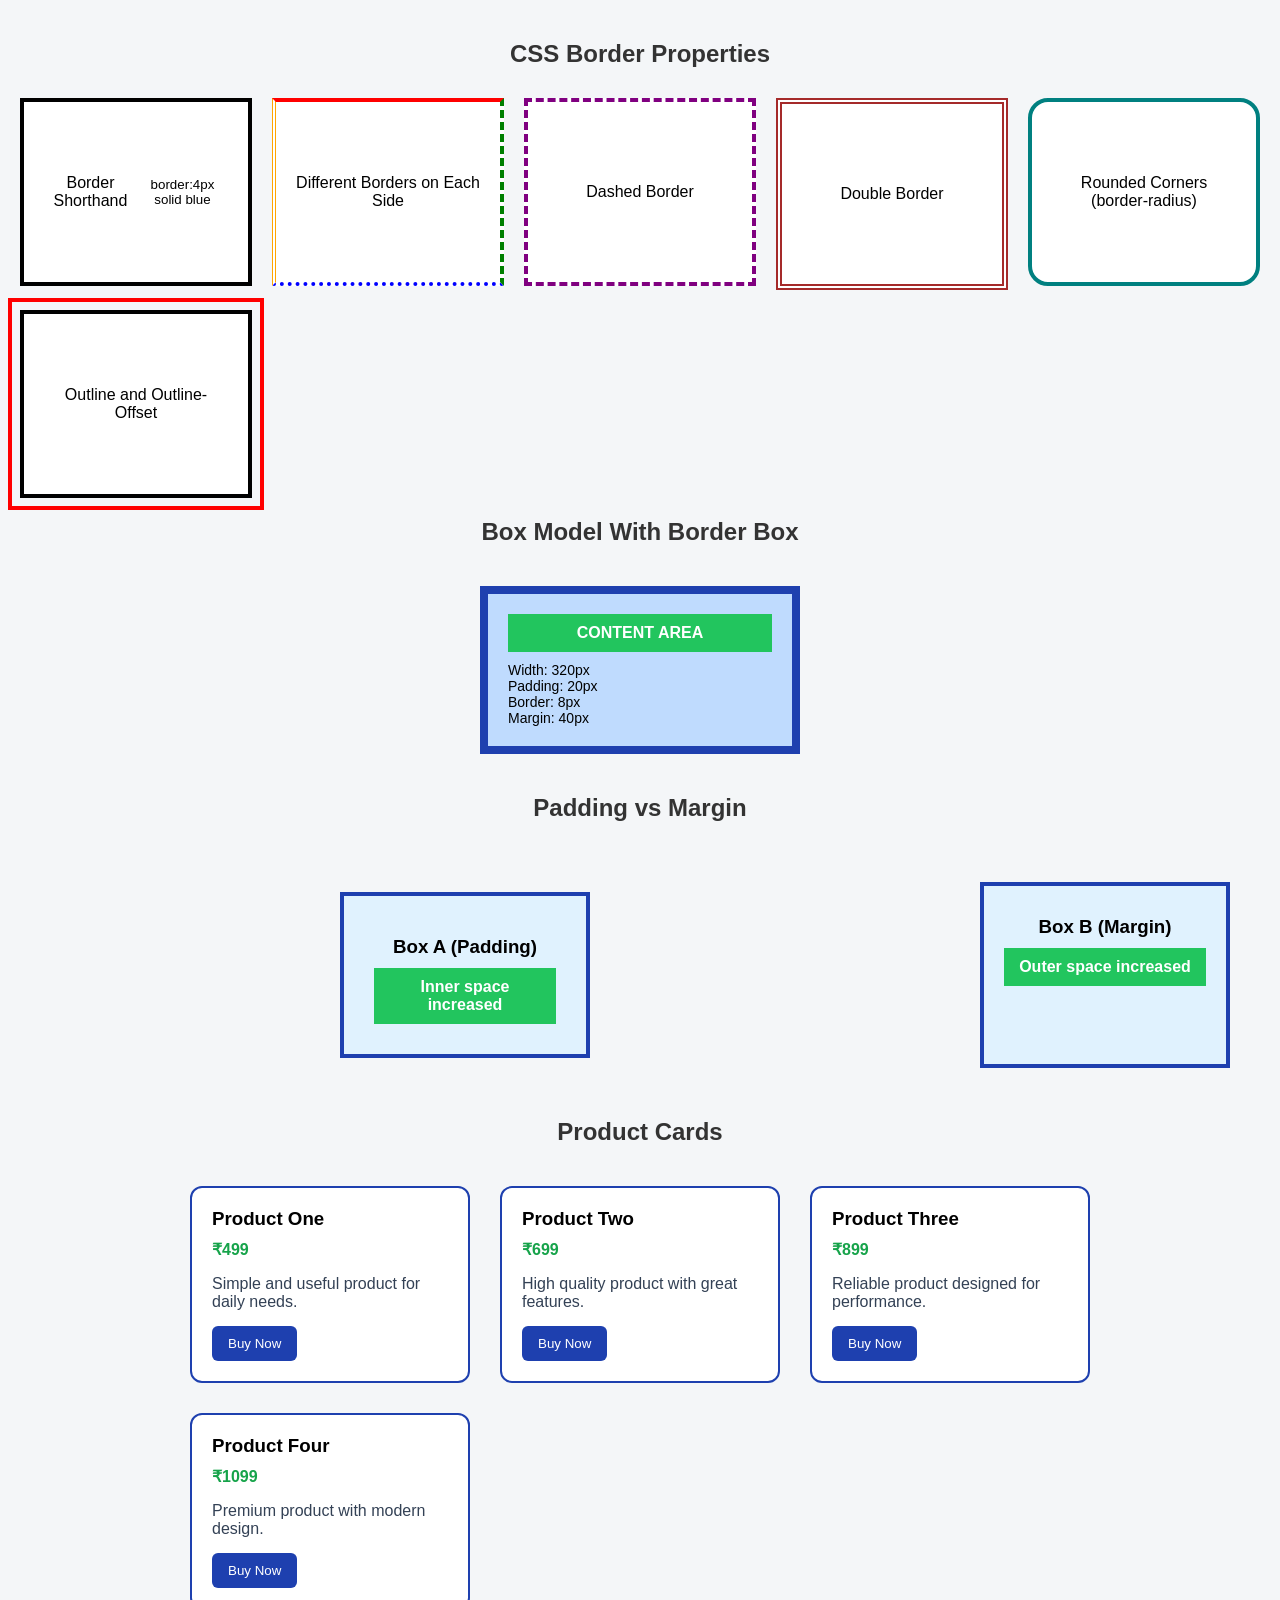
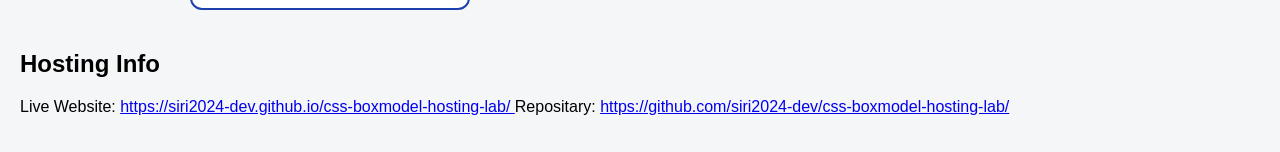
<file: index.html>
<!DOCTYPE html>
<html lang>
<head>
    <title>CSS Demos</title>
    <link rel="stylesheet" href="style.css">
</head>
<body>
    <section>
        <h1>CSS Border Properties</h1>
        <div class="container border-container">
            <div class="card border-shorthand">
                Border Shorthand <br>
                <small>border:4px solid blue</small>
            </div>
            <div class="card border-each-side">Different Borders on Each Side</div>
            <div class="card border-dashed">Dashed Border</div>
            <div class="card border-double">Double Border</div>
            <div class="card border-radius">
                Rounded Corners<br>(border-radius)
            </div>
            <div class="card outline-demo">Outline and Outline-Offset</div>
        </div>
    </section>
    <section>
        <h1>Box Model With Border Box</h1>
        <div class="box">
            <div class="content">CONTENT AREA</div>
            <div class="info">
                Width: 320px<br>
                Padding: 20px<br>
                Border: 8px<br>
                Margin: 40px
            </div>
        </div>
    </section>
    <section>
        <h1>Padding vs Margin</h1>
        <div class="container padding-margin-container">
            <div class="box padding-box">
                <h3>Box A (Padding)</h3>
                <p>Inner space increased</p>
            </div>
            <div class="box margin-box">
                <h3>Box B (Margin)</h3>
                <p>Outer space increased</p>
            </div>
        </div>
    </section>
    <section>
        <h1>Product Cards</h1>
        <div class="grid">
            <div class="card product-card">
                <h3>Product One</h3>
                <div class="price">₹499</div>
                <p>Simple and useful product for daily needs.</p>
                <button>Buy Now</button>
            </div>
            <div class="card product-card">
                <h3>Product Two</h3>
                <div class="price">₹699</div>
                <p>High quality product with great features.</p>
                <button>Buy Now</button>
            </div>
            <div class="card product-card">
                <h3>Product Three</h3>
                <div class="price">₹899</div>
                <p>Reliable product designed for performance.</p>
                <button>Buy Now</button>
            </div>
            <div class="card product-card">
                <h3>Product Four</h3>
                <div class="price">₹1099</div>
                <p>Premium product with modern design.</p>
                <button>Buy Now</button>
            </div>
        </div>
    </section>
    <section id="hosting">
  <h2>Hosting Info</h2>
  <p>
    Live Website:
    <a href="https://siri2024-dev.github.io/css-boxmodel-hosting-lab/" target="_blank">
      https://siri2024-dev.github.io/css-boxmodel-hosting-lab/
    </a>
      Repositary:
        <a href="https://github.com/siri2024-dev/css-boxmodel-hosting-lab" target="_blank">
      https://github.com/siri2024-dev/css-boxmodel-hosting-lab/
    </a>
  </p>
</section>

</body>
</html>
</file>
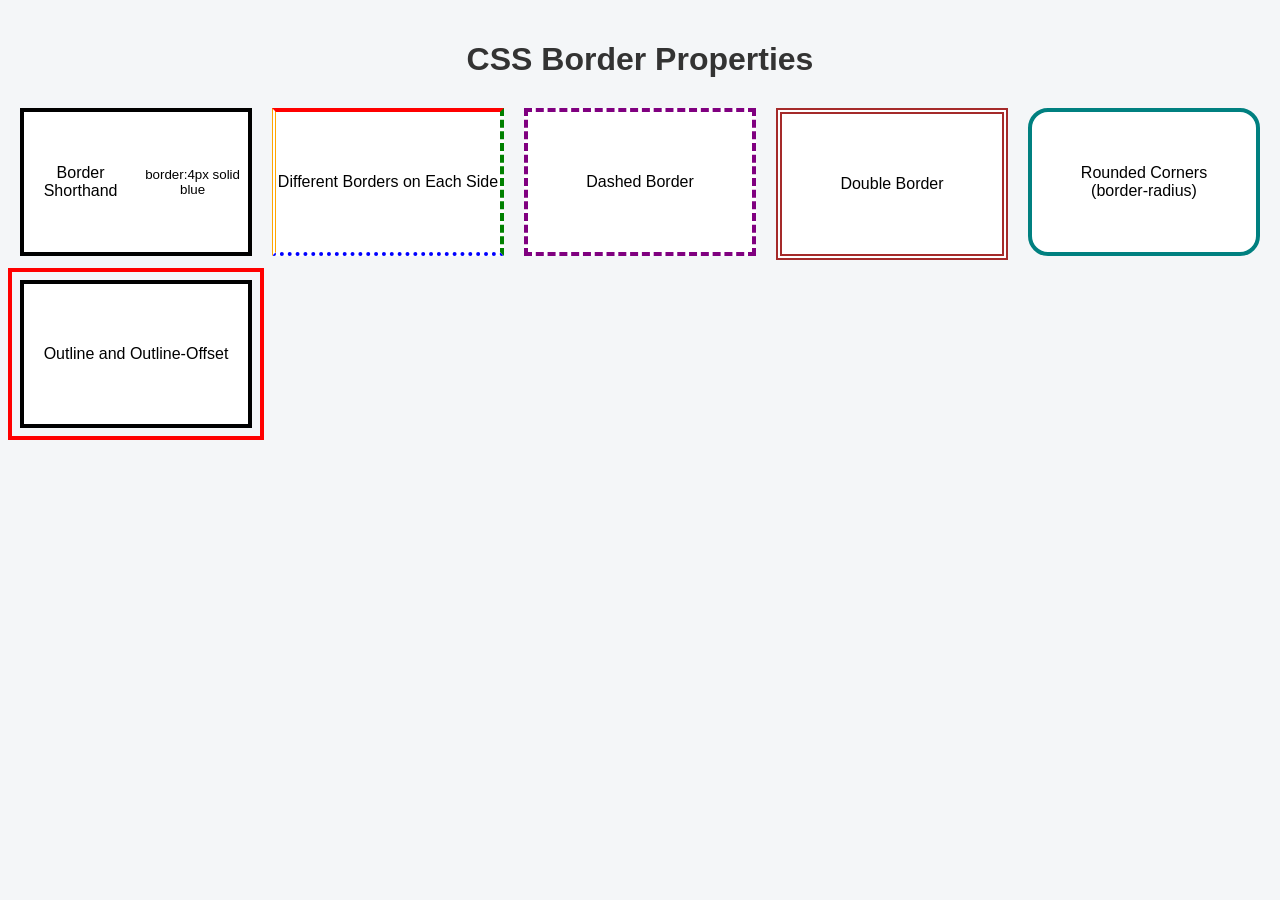
<file: ts1.html>
<!DOCTYPE html>
<html>
<head>
<title>CSS Border Properties </title>
<Style>
body{
font-family:Arial,sans-serif;
background-color:#f4f6f8;
margin:0;
padding:20px;
}
h1{
text-align:center;
margin-bottom:30px;
color:#333;
}
.container{
display:grid;
grid-template-columns:repeat(auto-fit,minmax(220px,1fr));
gap:20px;
}
.card{
background-color:#fff;
padding:20;
text-align:center;
height:140px;
display:flex;
font-size:16px;
align-items:center;
justify-content:center;
}
.border-shorthand{
border: 4px solid #000;
}
.border-each-side{
border-top: 4px solid red;
border-right: 4px dashed green;
border-bottom: 4px dotted blue;
border-left: 4px double orange;}
.border-dashed{
border: 4px dashed purple;
}
.border-double{
border: 6px double brown;
}
.border-radius{
border: 4px solid teal;
border-radius: 20px;
}
.outline-demo{
border:4px solid black;
outline:4px solid red;
outline-offset:8px;
}
</Style>
</head>
<body>
<h1>CSS Border Properties </h1>
<div class="container">
<div class="card border-shorthand">
Border Shorthand <br>
<small>border:4px solid blue</small>
</div>
<div class="card border-each-side">Different Borders on Each Side</div>
<div class="card border-dashed">Dashed Border</div>
<div class="card border-double">Double Border</div>
<div class="card border-radius">Rounded
Corners<br>(border-radius)</div>
<div class="card outline-demo">Outline and Outline-Offset</div>
</div>
</body>
</html>
</file>
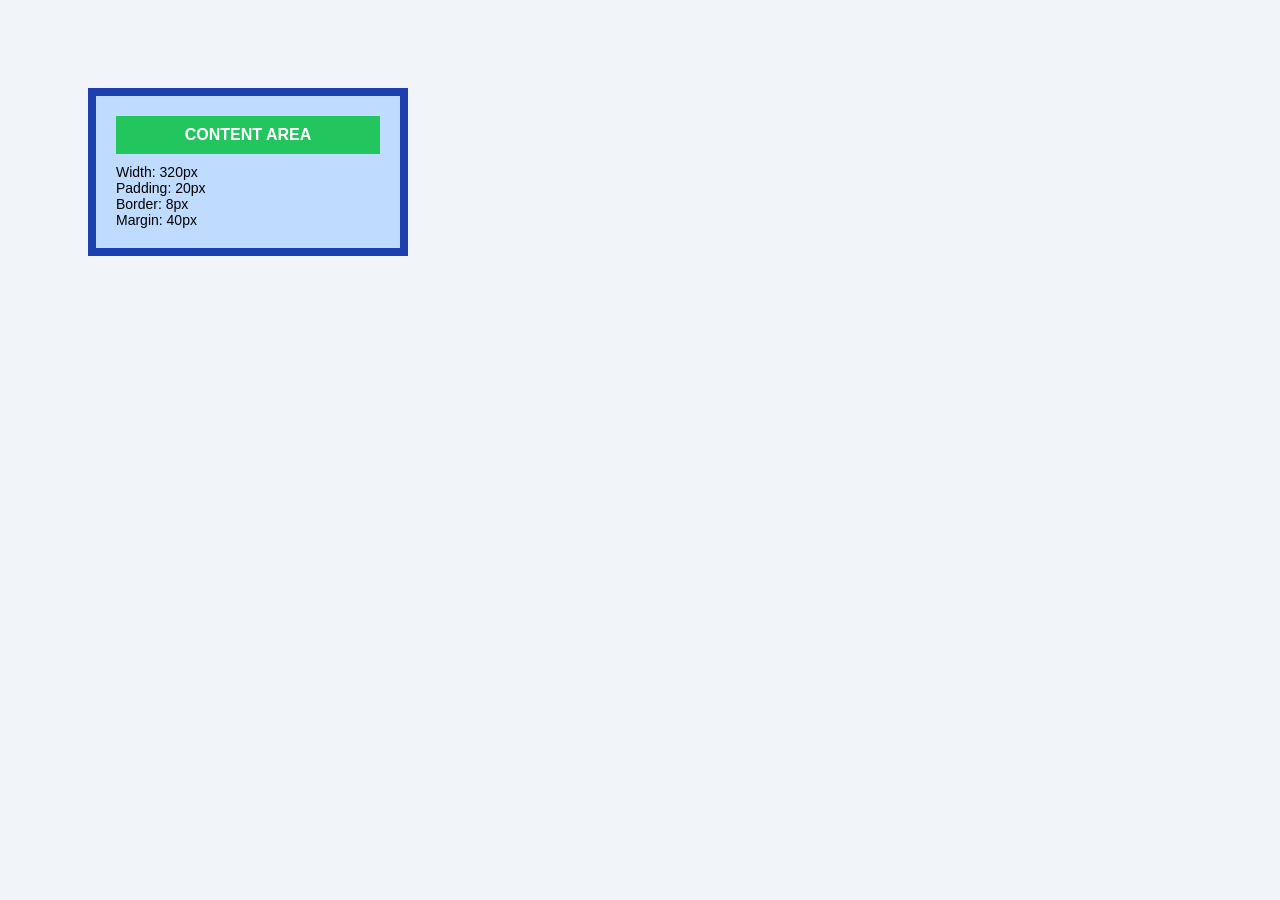
<file: ts2.html>
<!DOCTYPE html>
<html>
<head>
<title>Box Model With Border Box</title>
<style>
body {
background-color: #f1f5f9;
padding: 40px;
font-family: Arial, sans-serif;
}
.box {
width: 320px;
margin: 40px;
padding: 20px;
border: 8px solid #1e40af;
background-color: #bfdbfe;
box-sizing: border-box;
}
.content {
background-color: #22c55e;
color: white;
padding: 10px;
text-align: center;
font-weight: bold;
}
.info {
margin-top: 10px;
font-size: 14px;
}
</style>
</head>
<body>
<div class="box">
<div class="content">CONTENT AREA</div>
<div class="info">
Width: 320px<br>
Padding: 20px<br>
Border: 8px<br>
Margin: 40px
</div>
</div>
</body>
</html>
</file>
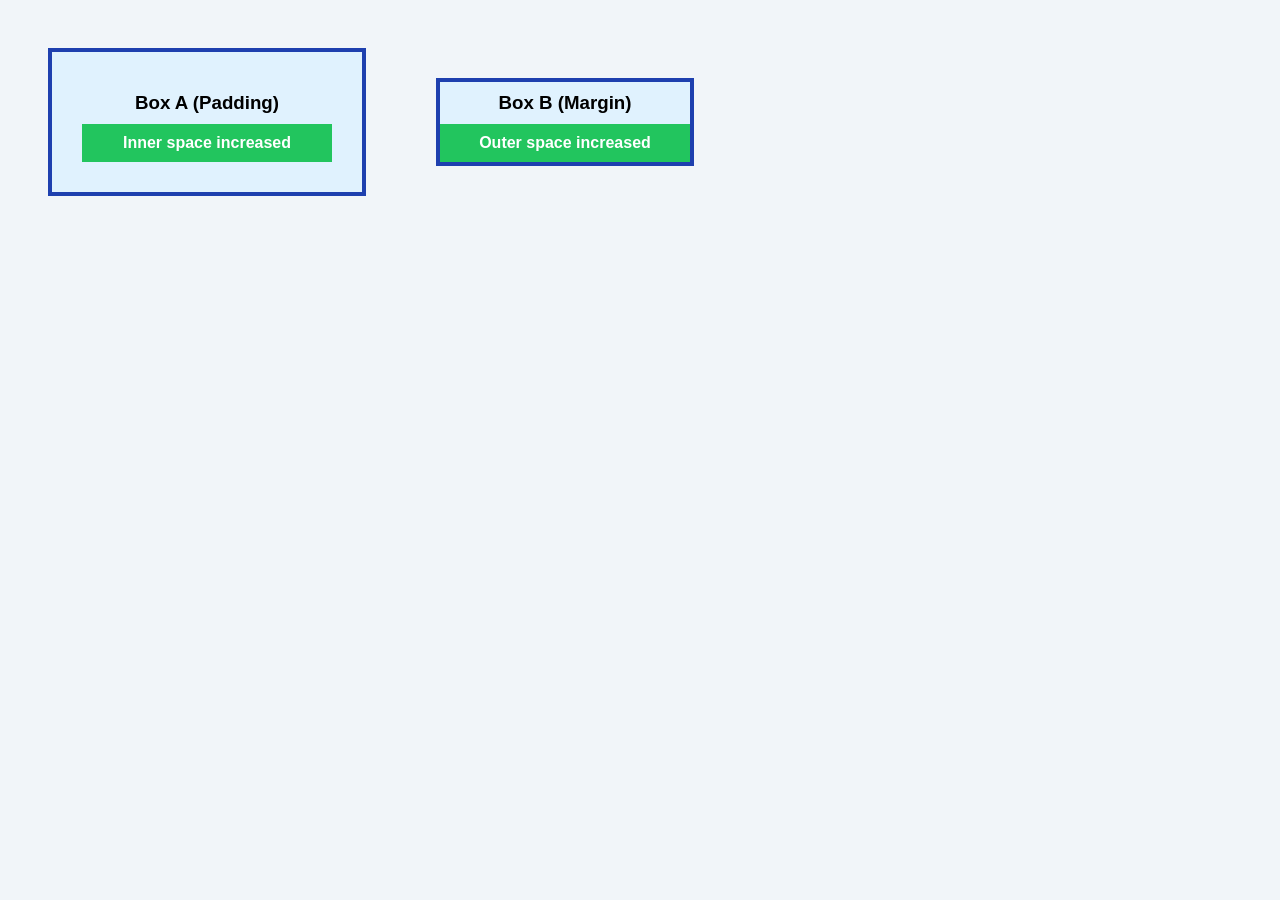
<file: ts3.html>
<!DOCTYPE html>
<html>
<head>
<title>Padding vs Margin</title>
<style>
body {
font-family: Arial, sans-serif;
background-color: #f1f5f9;
padding: 40px;
}
.container {
display: flex;
gap: 40px;
}
.box {
width: 250px;
border: 4px solid #1e40af;
background-color: #e0f2fe;
}
.padding-box {
padding: 30px;
}
.margin-box {
margin: 30px;
}
p {
background-color: #22c55e;
color: white;
padding: 10px;
margin: 0;
text-align: center;
font-weight: bold;
}
h3 {
text-align: center;
margin: 10px 0;
}
</style>
</head>
<body>
<div class="container">
<div class="box padding-box">
<h3>Box A (Padding)</h3>
<p>Inner space increased</p>
</div>
<div class="box margin-box">
<h3>Box B (Margin)</h3>
<p>Outer space increased</p>
</div>
</div>
</body>
</html>
</file>
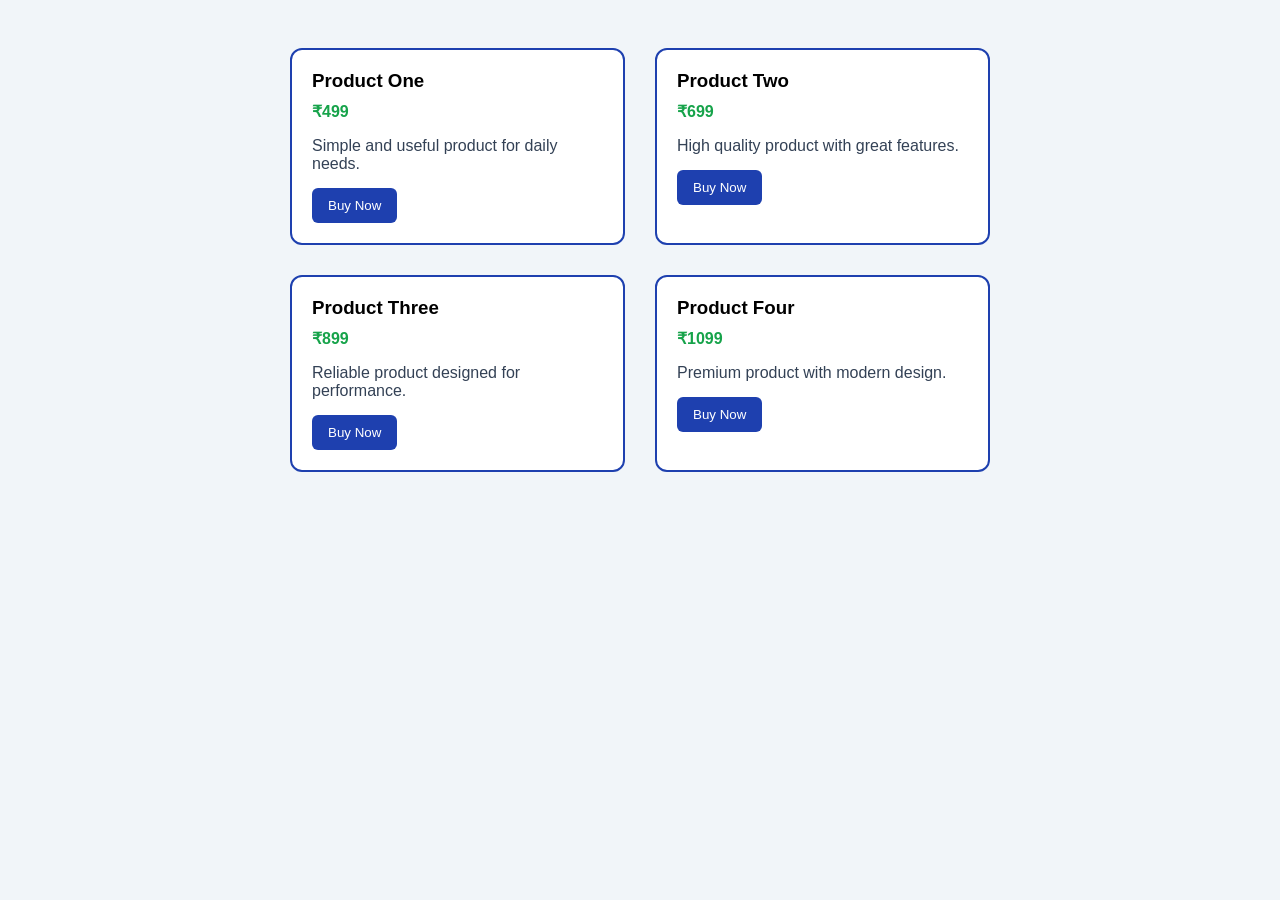
<file: ts4.html>
<!DOCTYPE html>
<html>
<head>
<title>Product Cards</title>
<style>
body {
font-family: Arial, sans-serif;
background-color: #f1f5f9;
padding: 40px;
}
.grid {
display: grid;
grid-template-columns: repeat(2, 1fr);
gap: 30px;
max-width: 700px;
margin: auto;
}
.card {
border: 2px solid #1e40af;
border-radius: 12px;
padding: 20px;
background-color: #ffffff;
}
.card h3 {
margin: 0 0 10px;
}
.price {
font-weight: bold;
color: #16a34a;
margin-bottom: 10px;
}
.card p {
margin-bottom: 15px;
color: #334155;
}
.card button {
padding: 10px 16px;
border: none;
border-radius: 6px;
background-color: #1e40af;
color: white;
cursor: pointer;
}
</style>
</head>
<body>
<div class="grid">
<div class="card">
<h3>Product One</h3>
<div class="price">₹499</div>
<p>Simple and useful product for daily needs.</p>
<button>Buy Now</button>
</div>
<div class="card">
<h3>Product Two</h3>
<div class="price">₹699</div>
<p>High quality product with great features.</p>
<button>Buy Now</button>
</div>
<div class="card">
<h3>Product Three</h3>
<div class="price">₹899</div>
<p>Reliable product designed for performance.</p>
<button>Buy Now</button>
</div>
<div class="card">
<h3>Product Four</h3>
<div class="price">₹1099</div>
<p>Premium product with modern design.</p>
<button>Buy Now</button>
</div>
</div>
</body>
</html>
</file>
<file: style.css>
body {
    font-family: Arial, sans-serif;
    background-color: #f4f6f8;
    margin: 0;
    padding: 20px;
}
h1 {
    text-align: center;
    margin-bottom: 30px;
    color: #333;
}
.border-container {
    display: grid;
    grid-template-columns: repeat(auto-fit, minmax(220px, 1fr));
    gap: 20px;
}
.border-container .card {
    background-color: #fff;
    padding: 20px;
    text-align: center;
    height: 140px;
    display: flex;
    font-size: 16px;
    align-items: center;
    justify-content: center;
}
.border-shorthand {
    border: 4px solid #000;
}
.border-each-side {
    border-top: 4px solid red;
    border-right: 4px dashed green;
    border-bottom: 4px dotted blue;
    border-left: 4px double orange;
}
.border-dashed {
    border: 4px dashed purple;
}
.border-double {
    border: 6px double brown;
}
.border-radius {
    border: 4px solid teal;
    border-radius: 20px;
}
.outline-demo {
    border: 4px solid black;
    outline: 4px solid red;
    outline-offset: 8px;
}
.box {
    width: 320px;
    margin: 40px auto;
    padding: 20px;
    border: 8px solid #1e40af;
    background-color: #bfdbfe;
    box-sizing: border-box;
}
.content {
    background-color: #22c55e;
    color: white;
    padding: 10px;
    text-align: center;
    font-weight: bold;
}
.info {
    margin-top: 10px;
    font-size: 14px;
}
.padding-margin-container {
    display: flex;
    gap: 40px;
    justify-content: center;
    flex-wrap: wrap;
}
.padding-margin-container .box {
    width: 250px;
    border: 4px solid #1e40af;
    background-color: #e0f2fe;
}
.padding-box {
    padding: 30px;
}
.margin-box {
    margin: 30px;
}
.padding-margin-container p {
    background-color: #22c55e;
    color: white;
    padding: 10px;
    margin: 0;
    text-align: center;
    font-weight: bold;
}
.padding-margin-container h3 {
    text-align: center;
    margin: 10px 0;
}
.grid {
    display: grid;
    grid-template-columns: repeat(auto-fit, minmax(250px, 1fr));
    gap: 30px;
    max-width: 900px;
    margin: 40px auto;
}
.product-card {
    border: 2px solid #1e40af;
    border-radius: 12px;
    padding: 20px;
    background-color: #ffffff;
}
.product-card h3 {
    margin: 0 0 10px;
}
.price {
    font-weight: bold;
    color: #16a34a;
    margin-bottom: 10px;
}
.product-card p {
    margin-bottom: 15px;
    color: #334155;
}
.product-card button {
    padding: 10px 16px;
    border: none;
    border-radius: 6px;
    background-color: #1e40af;
    color: white;
    cursor: pointer;
    transition: background-color 0.3s ease;
}
.product-card button:hover {
    background-color: #3748a0;
}
</file>
